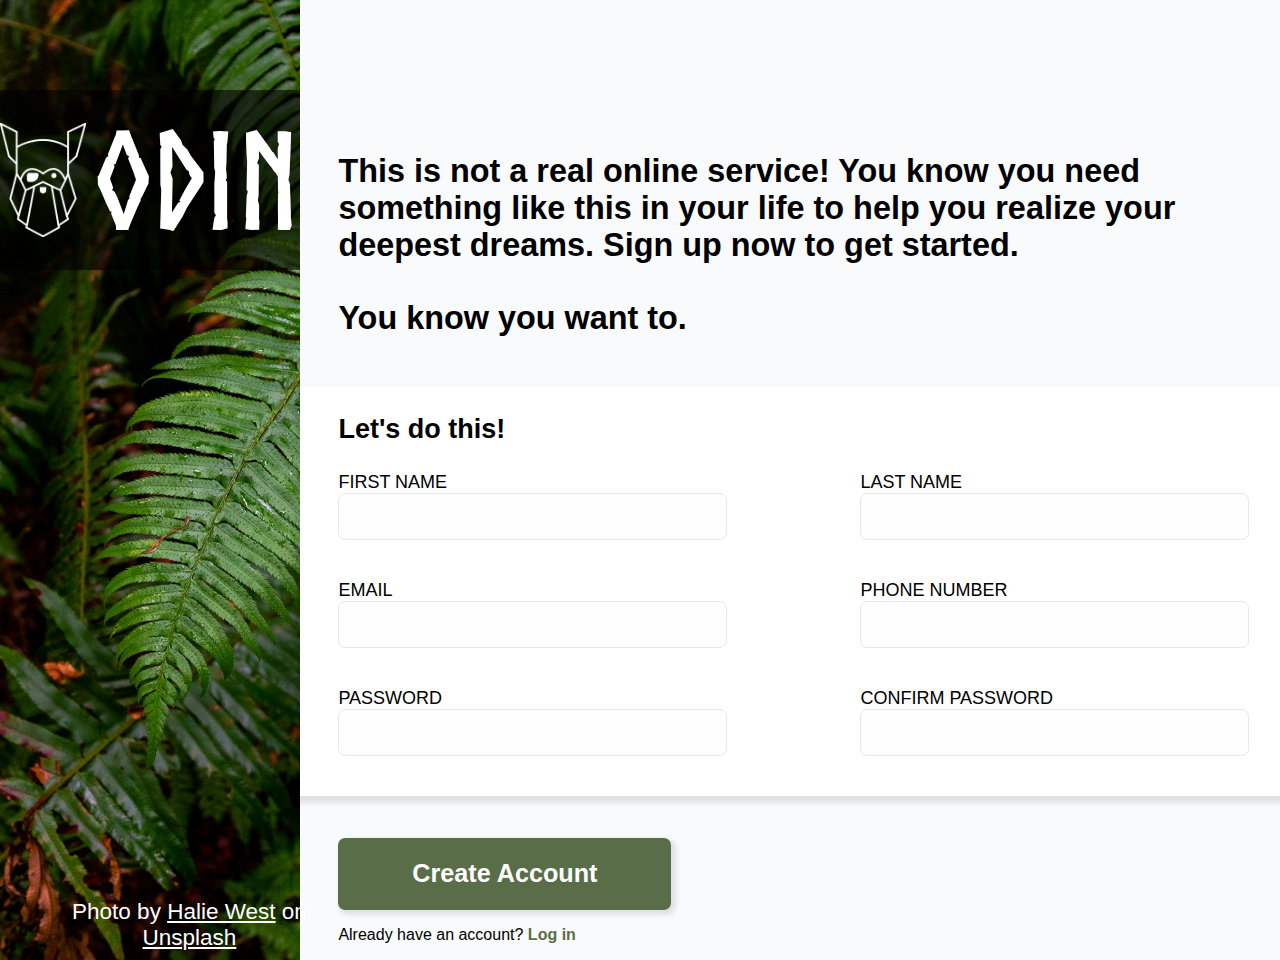
<file: index.html>
<!DOCTYPE html>
<html lang="en">
<head>
    <meta charset="UTF-8">
    <meta name="viewport" content="width=device-width, initial-scale=1.0">
    <title>The Odin Project</title>
    <link rel="stylesheet" type="text/css" href="./styles.css" />
</head>
<body>
    <main>
        <div class="left-side">
            <div class="dark-section">
                <img src="./images/odin-lined.png" alt="Odin logo">
                <h1>ODIN</h1>
            </div>
            <div class="footer">
                <p>Photo by <a href="https://unsplash.com/@haliewestphoto" target="_blank">Halie West</a> on <a href="https://unsplash.com/photos/green-leaf-plant-in-close-up-photography-25xggax4bSA" target="_blank">Unsplash</a></p>
            </div>
        </div>
        <div class="right-side">
            <div>
                <h2>This is not a real online service! You know you need something like this in your life to help you realize your deepest dreams. Sign up now to get started.</h2>
                <h2>You know you want to.</h2>
            </div>
            <div>
                <h3>Let's do this!</h3>
                <div class="form-wrapper">
                    <div>
                        <label for="first-name">FIRST NAME</label>
                        <input type="text" name="first-name" id="first-name">
                        <p></p>
                    </div>
                    <div>
                        <label for="last-name">LAST NAME</label>
                        <input type="text" name="last-name" id="last-name">
                        <p></p>
                    </div>
                    <div>
                        <label for="email">EMAIL</label>
                        <input type="email" name="email" id="email">
                        <p></p>
                    </div>
                    <div>
                        <label for="phone-number">PHONE NUMBER</label>
                        <input type="tel" name="phone-number" id="phone-number">
                        <p></p>
                    </div>
                    <div>
                        <label for="password">PASSWORD</label>
                        <input type="password" name="password" id="password">
                        <p></p>
                    </div>
                    <div>
                        <label for="confirm-password">CONFIRM PASSWORD</label>
                        <input type="password" name="confirm-password" id="confirm-password">
                        <p></p>
                    </div>
                </div>
            </div>
            <div>
                <button type="button">Create Account</button>
                <p>Already have an account? <a href="#">Log in</a></p>
            </div>
        </div>
    </main>
    <script src="./script.js"></script>
</body>
</html>
</file>
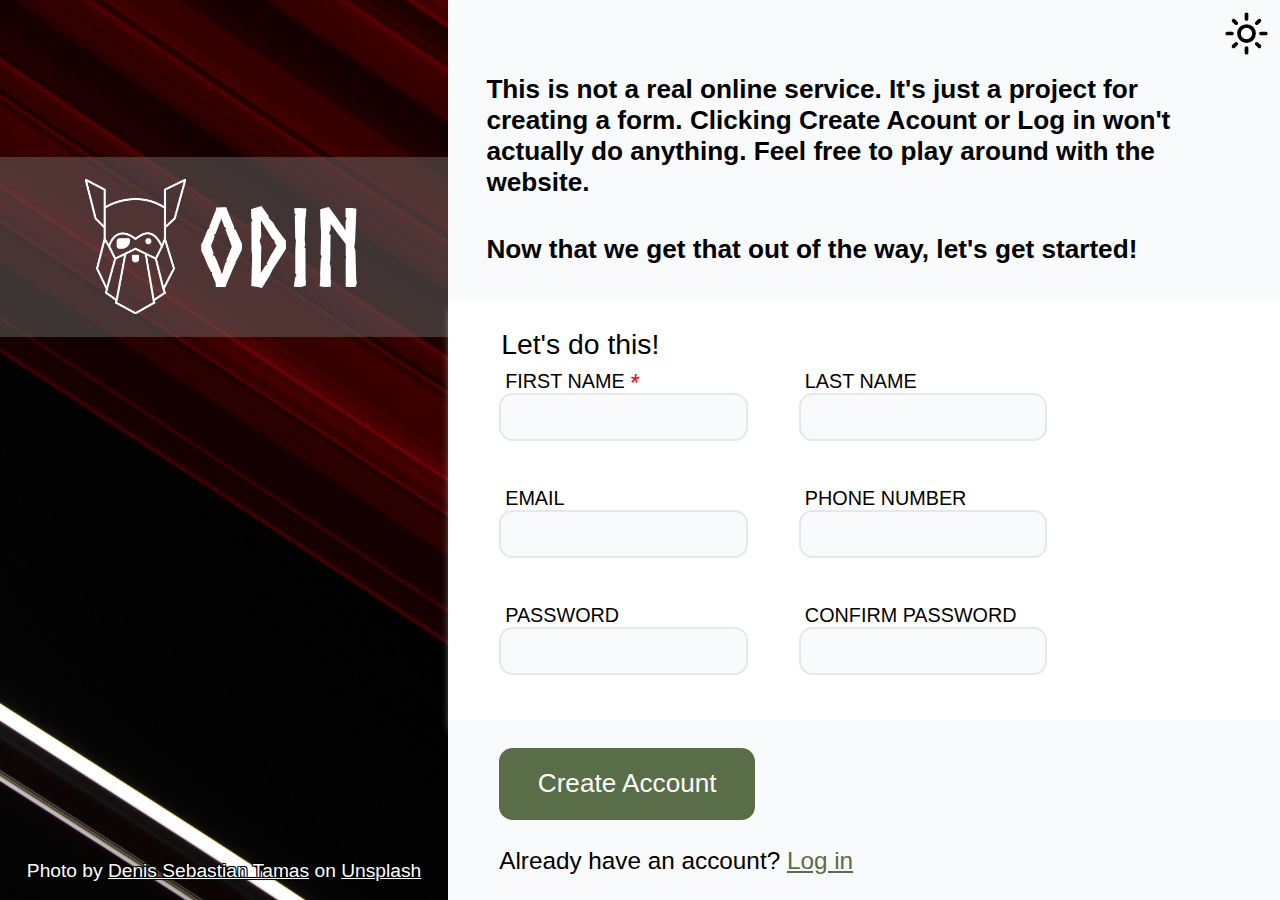
<file: Legacy code/index.html>
<!DOCTYPE html>
<html lang="en">
    <head>
        <meta charset="utf-8">
        <meta name="viewport" content="width=device-width, initial-scale=1.0">
        <title>Sing-up Form</title>
        <link rel="stylesheet" href="styles.css">
        <link rel="stylesheet" href="https://fonts.googleapis.com/css?family=Roboto&subset=cyrillic">
    </head>
    <body>
        <main>
            <div class="left_side">
                <div class="banner">
                    <img src="images/odin-lined.png" class="odin_logo" alt="odit logo">
                    <h1>ODIN</h1>
                </div>
                <div class="credit">
                    <p>Photo by <a href="https://unsplash.com/@levi_midnight" target="_blank">Denis Sebastian Tamas</a> on <a href="https://unsplash.com/photos/q7nLuW8MAgw" target="_blank">Unsplash</a></p>
                </div>
            </div>
            <div class="right_side">
                <div class="upper_text">
                    <button class="theme_button">
                        <img src="images/light_mode.svg" draggable="false">
                    </button>
                    <p>This is not a real online service. It's just a project for creating a form. Clicking Create Acount or Log in won't actually do anything. Feel free to play around with the website.</p>
                    <p>Now that we get that out of the way, let's get started!</p>
                </div>
                <div class="form_container">
                    <form>
                        <legend>Let's do this!</legend>
                        <div>
                            <div class="left_column">
                                <label for="first_name">FIRST NAME <em>*</em></label>
                                <input type="text" id="first_name" autocomplete="given-name">
                                <div class="error_first_name"></div>
                            </div>
                            <div class="right_column">
                                <label for="last_name">LAST NAME</label>
                                <input type="text" id="last_name" autocomplete="family-name">
                                <div class="error_last_name"></div>
                            </div>
                            <div class="left_column">
                                <label for="email">EMAIL</label>
                                <input type="email" id="email" autocomplete="email">
                                <div class="error_email"></div>
                            </div>
                            <div class="right_column">
                                <label for="phone_number">PHONE NUMBER</label>
                                <input type="text" id="phone_number" autocomplete="tel">
                                <div class="error_phone_number"></div>
                            </div>
                            <div class="left_column">
                                <label for="password">PASSWORD</label>
                                <input type="password" id="password" autocomplete="off">
                                <div class="error_password"></div>
                            </div>
                            <div class="right_column">
                                <label for="confirm_password">CONFIRM PASSWORD</label>
                                <input type="password" id="confirm_password" autocomplete="off">
                                <div class="error_confirm_password"></div>
                            </div>
                        </div>
                    </form>
                </div>
                <div>
                    <button class="create_account">Create Account</button>
                    <p>Already have an account? <a href="#">Log in</a></p>
                </div>
            </div>
        </main>
        <script src="script.js"></script>
    </body>
</html>
</file>
<file: styles.css>
@font-face {
    font-family: Norse-Bold;
    src: url(./fonts/Norse-Bold.otf);
}
html, body {
    height: 100%;
    min-height: max-content;
    width: 100%;
    padding: 0;
    margin: 0;
    font-family: Arial, Helvetica, sans-serif;
}
main {
    display: flex;
    flex-direction: row;
}
.left-side {
    height: auto;
    min-height: 100vh;
    width: 30vw;
    min-width: 300px;
    background-image: url(./images/halie-west-25xggax4bSA-unsplash.jpg);
    background-size: cover;
    position: relative;
}
.dark-section > h1 {
    font-family: Norse-Bold;
    color: #fff;
    font-size: max(15vh, 64px);
    align-self: center;
    padding-left: 1vh;
}
img {
    width: 13vh;
    min-width: 50px;
}
.dark-section {
    width: 100%;
    height: 20vh;
    min-height: 90px;
    margin-top: 30%;
    display: flex;
    flex-direction: row;
    align-items: center;
    justify-content: center;
    background-color: rgba(0, 0, 0, 0.6);
}
.footer > p {
    color: white;
    text-align: center;
    margin: 0;
    font-size: max(2.5vh, 13px);
}
.footer {
    justify-self: center;
    margin: 0;
    flex-direction: row;
    width: 20vw;
    min-width: 200px;
    position: absolute;
    left: max(4.8vw, 50px);
    bottom: 1vh;
    
}
.footer > p > a {
    color: white;
}
.right-side {
    display: flex;
    flex-direction: column;
    width: 70vw;
    min-width: min-content;
}
.right-side > div:nth-child(1) {
    background-color: #f9fafb;
    z-index: 2;
}
h1, h2, h3 {
    margin: 0;
}
h2 {
    font-size: max(3.6vh, 20px);
}
h3 {
    font-size: max(3vh, 18px)
}
.right-side > div:nth-child(1) > h2:first-child {
    padding: max(17vh, 100px) max(9vw, 40px) max(4vh, 25px) 0;
}
.right-side > div:nth-child(1) > h2:last-child {
    padding-bottom: max(5.5vh, 40px);
}
.right-side > div:nth-child(2) {
    padding-top: max(3vh, 10px);
    box-shadow: 0 2px 5px 5px rgba(0, 0, 0, 0.1);
    z-index: 1;
}
.form-wrapper {
    display: grid;
    grid-template-columns: repeat(2, max(58vh, 240px));
    grid-template-rows: repeat(3, max(12vh, 70px));
}
label {
    display: block;
    font-size: max(2vh, 13px);
}
input {
    border: max(0.2vh, 1px) solid #E5E7EB;
    border-radius: 0.8vh;
    outline: none;
    width: max(41vh, 200px);
    height: max(4.5vh, 25px);
    background-color: #fffefe;
    font-size: max(3vh, 15px);
    padding: 0.5vh 1vh 0 1vh;
}
input:focus {
    border: 1px solid #1d4ed8;
    box-shadow: 1px 2px 5px 2px rgba(0, 0, 0, 0.1);
}
input + p {
    color: #b91c1c;
    height: 3.2vh;
    font-size: max(2.3vh, 12px);
    margin: 0;
}
.right-side > div:nth-child(3) {
    background-color: #f9fafb;
    width: 100% - 40px;
    flex-grow: 1;
}
h3 {
    margin-bottom: max(3vh, 18px);
}
.right-side > div {
    padding-left: max(3vw, 20px);
}
button {
    background-color: #596D48;
    color: #fff;
    border-radius: max(0.8vh, 3px);
    width: max(37vh, 160px);
    height: max(8vh, 35px);
    border: 0;
    padding: 0;
    margin-top: max(4.7vh, 15px);
    font-size: max(2.8vh, 14px);
    font-weight: 700;
    box-shadow: 3px 3px 5px 2px rgba(0, 0, 0, 0.1);
}
.right-side > div:nth-child(3) > p > a {
    color: #596D48;
    text-decoration: none;
    font-weight: 600;
}
</file>
<file: Legacy code/styles.css>
@font-face {
    font-family: 'Norse Bold';
    src: url('fonts/Norse-Bold.otf') format('opentype');
}
:root {
    --text-color-1: black;
    --text-color-2: #da1b2a;
    --background-color-1: #f9fafb;
    --background-color-2: white;
    --shadow-1: rgb(180, 180, 180);
    --shadow-2: grey;
    --border-1: #E5E7EB;
    --border-2: black;
}
html, body, main {
    width: 100%;
    height: 100%;
    margin: 0;
    padding: 0;
    font-family: Arial, Helvetica, sans-serif;
}
main {
    display: flex;
    flex-direction: row;
}
.left_side {
    background-image: url("images/background.jpg");
    background-size: cover;
    width: 35%;
    height: 100%;
    min-width: 300px;
    display: flex;
    flex-direction: column;
    justify-content: space-between;
}
.banner {
    width: 100%;
    height: 20%;
    background-color: rgba(103, 103, 103, 0.5);
    display: flex;
    align-items: center;
    justify-content: center;
    margin-top: 35%;
}
.odin_logo {
    position: relative;
    object-fit: cover;
    height: 15vmin;
    padding-right: 3%;
    min-width: 50px;
    min-height: 69px;
}
h1 {
    font-family: 'Norse Bold';
    font-size: max(12vmin, 56px);
    margin: 0;
    color: white;
}
.credit > p {
    margin: 0;
    text-align: center;
}
.credit > p, .credit > p > a {
    font-size: max(1.5vw, 11px);
    font-weight: 500;
    color: white;
    text-shadow: -0.08vw 0.08vw 0 #000, 0.08vw 0.08vw 0 #000, 0.08vw -0.08vw 0 #000, -0.08vw -0.08vw 0 #000;
}
.credit {
    margin: 0 2% 4% 2%;
}
.right_side {
    display: flex;
    flex-direction: column;
    min-height: 100vh;
    width: 65%;
    min-width: min-content;
}
.theme_button {
    appearance: none;
    border: 0;
    background-color: rgba(0, 0, 0, 0);
    justify-self: stretch;
    display: grid;
    padding: 1.2vh 1.2vh 0 0;
}
.theme_button > img {
    width: 5vh;
    height: 5vh;
    min-width: 20px;
    min-height: 20px;
    justify-self: end;
}
.upper_text {
    min-height: 152px;
    background-color: var(--background-color-1);
    display:flex;
    flex-direction: column;
}
.upper_text > p {
    font-weight: 700;
    font-size: max(14px, calc(1.2vh + 1.2vw));
    color: var(--text-color-1);
}
.upper_text > p:nth-child(2) {
    margin: max(2vh, 10px) 3vw 4vh 3vw;
}
.upper_text > p:last-child {
    margin: 0 3vw 4vh 3vw;
}
form > div {
    display: grid;
    grid-template-columns: repeat(2, 0fr);
    grid-template-rows: repeat(3, 0fr);
}
legend {
    font-size: max(22px, calc(1.3vh + 1.3vw));
    margin: 3vh 0 1vh 4vw;
    width: 65%;
    color: var(--text-color-1);
}
label {
    font-size: max(15px, 2.2vh);
    padding-left: max(0.3vw, 6px);
    color: var(--text-color-1);
    white-space: nowrap;
}
em {
    color: var(--text-color-2);
    font-family: "Roboto", Arial, sans-serif;
    font-weight: 700;
    font
}
input {
    appearance: none;
    min-width: 200px;
    min-height: 25px;
    max-width: 600px;
    width: 17.5vw;
    height: 3.5vh;
    border: 0.3vh solid var(--border-1);
    border-radius: max(1.5vh, 10px);
    outline: 0;
    padding: max(3px, 0.7vh) max(8px, 0.8vw);
    font-size: max(3vh, 15px);
    background-color: var(--background-color-1);
    color: var(--text-color-1);
}
input:focus {
    border: 2px solid var(--border-2);
    box-shadow: 0 0 1vh var(--shadow-2);
}
input:-webkit-autofill,
input:-webkit-autofill:hover, 
input:-webkit-autofill:focus, 
input:-webkit-autofill:active  {
  transition: background-color 5000s;
  -webkit-text-fill-color: var(--text-color-1) !important;
}
.left_column {
    padding: 0 2vw 0 4vw;
}
.right_column {
    padding: 0 4vw 0 2vw;
}
.left_column, .right_column {
    height: 13vh;
    min-height: 80px;
    display: flex;
    flex-direction: column;
}
.left_column > div, .right_column > div {
    min-width: 100px;
    max-width: 600px;
    flex: 1 1 auto;
    color: var(--text-color-2);
    padding: max(0.5vh, 3px) 0 0 max(0.3vw, 6px);
    font-family: "Roboto", Arial, sans-serif;
    font-size: max(2.5vh, 14px);
    font-weight: 700;
}
.form_container {
    background-color: var(--background-color-2);
    box-shadow: 0.2vw 1vh 1vh 0 var(--shadow-1);
    min-height: 290px;
}
.create_account {
    appearance: none;
    width: 20vw;
    height: 8vh;
    min-width: 175px;
    min-height: 45px;
    border-radius: max(1.5vh, 7px);
    background-color: #596d48;
    border: none;
    font-size: max(20px, calc(1.2vh + 1.2vw));
    color: white;
    margin: max(3vh, 15px) 0 0 max(17px, 4vw);
    padding: 0;
}
.form_container + div > p {
    font-size: max(14px, 2.7vh);
    margin: max(3vh, 8px) 0 0 4vw;
    font-weight: 500;
    color: var(--text-color-1);
}
.form_container + div > p > a {
    color: #596d48;
    font-weight: 500;
}
.right_side > div:last-child {
    background-color: var(--background-color-1);
    flex: 1 1 auto;
}
.form_container + div {
    min-height: 150px;
}
</file>
